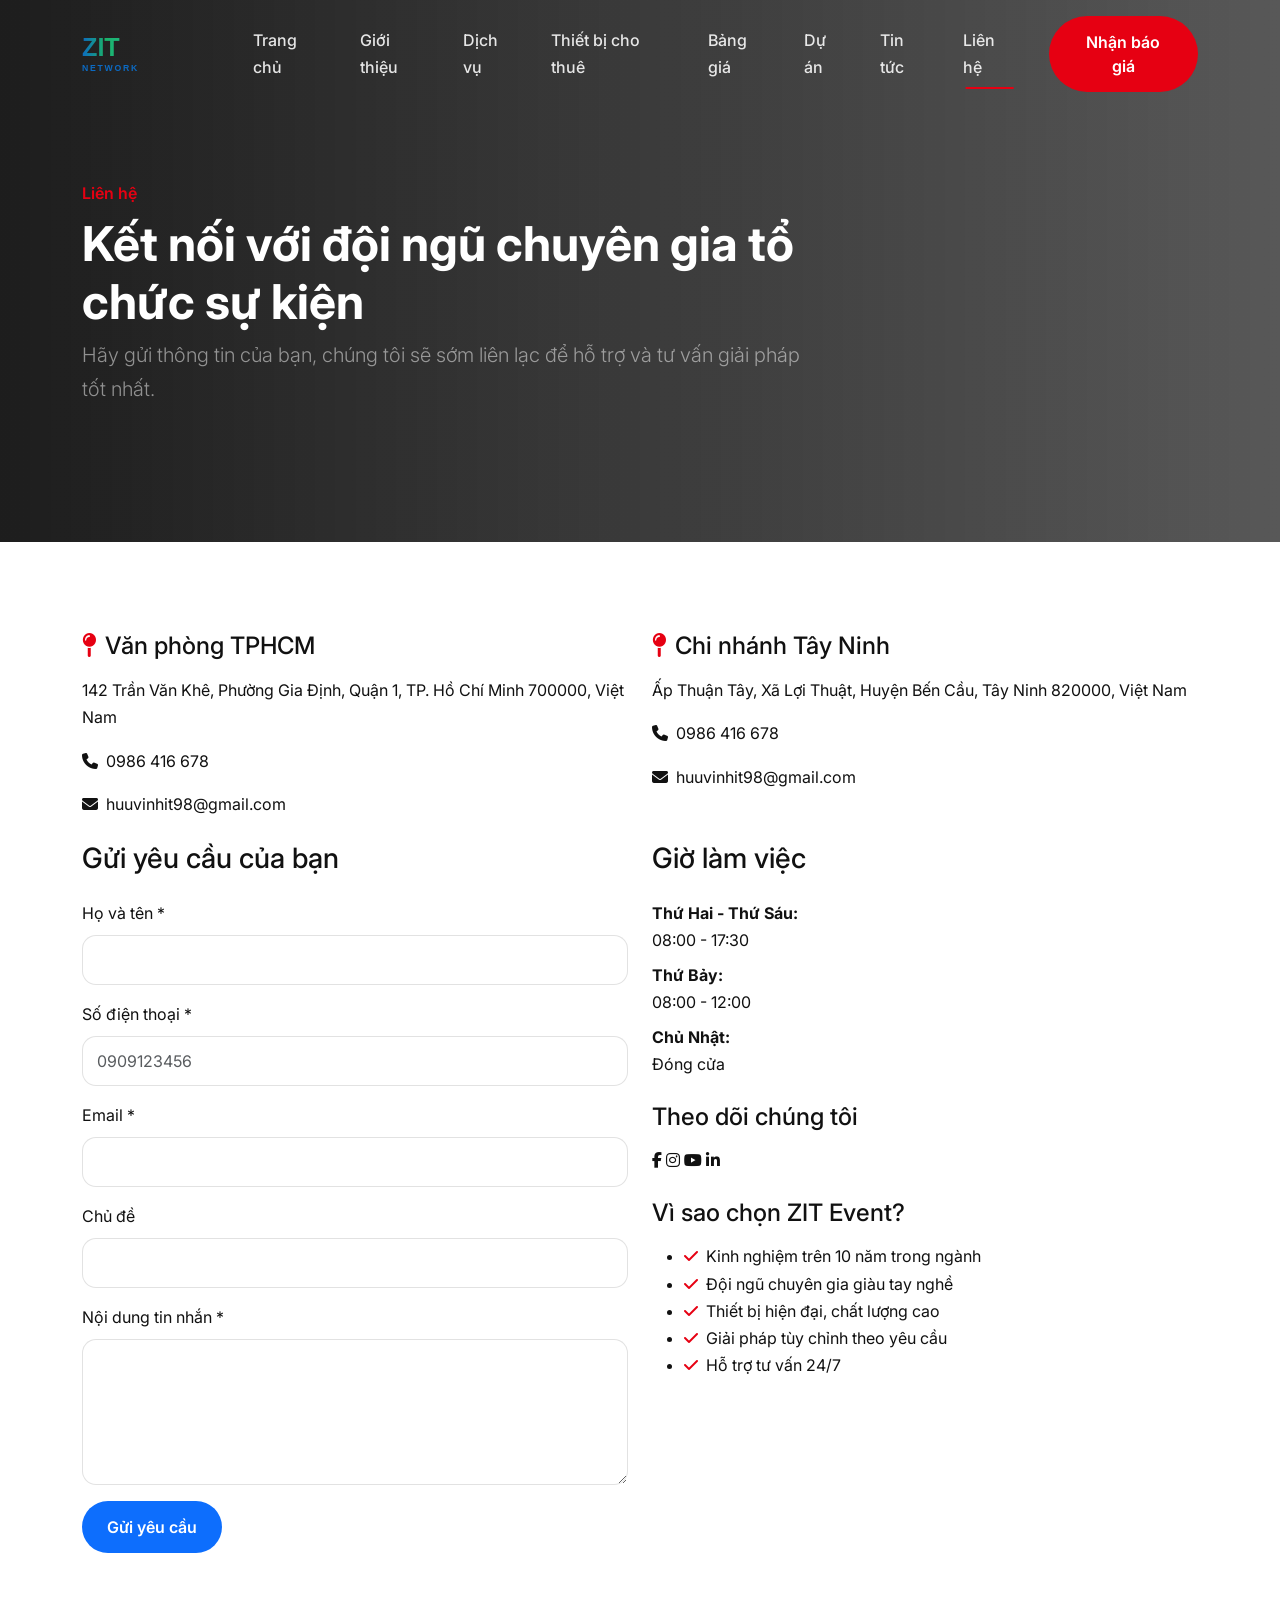
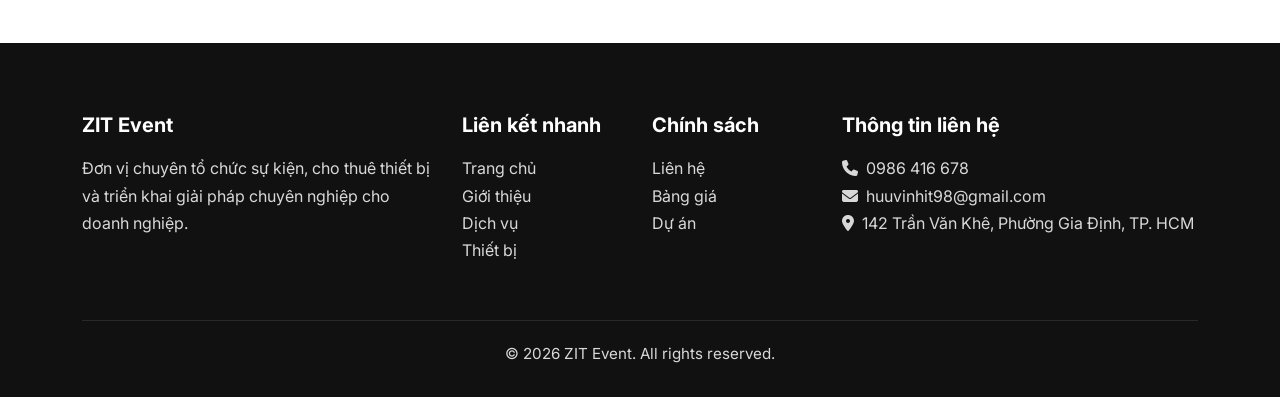
<file: contact.html>
<!DOCTYPE html>
<html lang="vi">
  <head>
    <meta charset="UTF-8" />
    <meta name="viewport" content="width=device-width, initial-scale=1.0" />
    <title>Liên hệ | ZIT Event</title>
    <meta name="description" content="Liên hệ với ZIT Event để nhận báo giá, tư vấn và hỗ trợ tổ chức sự kiện chuyên nghiệp." />
    <link rel="preconnect" href="https://fonts.googleapis.com" />
    <link rel="preconnect" href="https://fonts.gstatic.com" crossorigin />
    <link href="https://fonts.googleapis.com/css2?family=Inter:wght@400;500;600;700;800&display=swap" rel="stylesheet" />
    <link href="https://cdnjs.cloudflare.com/ajax/libs/font-awesome/6.5.2/css/all.min.css" rel="stylesheet" />
    <link href="https://cdn.jsdelivr.net/npm/bootstrap@5.3.3/dist/css/bootstrap.min.css" rel="stylesheet" />
    <link href="https://unpkg.com/aos@2.3.1/dist/aos.css" rel="stylesheet" />
    <link rel="stylesheet" href="assets/css/styles.css" />
  </head>
  <body>
    <header class="navbar navbar-expand-lg fixed-top">
      <div class="container">
        <a class="navbar-brand" href="index.html"><img src="assets/images/zit-network-logo.svg" alt="ZIT Network logo" class="logo-img" /></a>
        <button class="navbar-toggler text-white" type="button" data-bs-toggle="collapse" data-bs-target="#mainNav">
          <i class="fa-solid fa-bars"></i>
        </button>
        <div class="collapse navbar-collapse" id="mainNav">
          <ul class="navbar-nav ms-auto">
            <li class="nav-item"><a class="nav-link" href="index.html">Trang chủ</a></li>
            <li class="nav-item"><a class="nav-link" href="about.html">Giới thiệu</a></li>
            <li class="nav-item"><a class="nav-link" href="services.html">Dịch vụ</a></li>
            <li class="nav-item"><a class="nav-link" href="equipment.html">Thiết bị cho thuê</a></li>
            <li class="nav-item"><a class="nav-link" href="pricing.html">Bảng giá</a></li>
            <li class="nav-item"><a class="nav-link" href="projects.html">Dự án</a></li>
            <li class="nav-item"><a class="nav-link" href="news.html">Tin tức</a></li>
            <li class="nav-item"><a class="nav-link active" href="contact.html">Liên hệ</a></li>
          </ul>
          <a class="btn btn-custom btn-primary-custom ms-lg-3 mt-3 mt-lg-0" href="contact.html">Nhận báo giá</a>
        </div>
      </div>
    </header>

    <main>
      <section class="page-hero">
        <div class="container">
          <div class="row align-items-center">
            <div class="col-lg-8" data-aos="fade-right">
              <p class="text-primary-custom fw-semibold mb-2">Liên hệ</p>
              <h1 class="display-5 fw-bold">Kết nối với đội ngũ chuyên gia tổ chức sự kiện</h1>
              <p class="lead text-white-50">Hãy gửi thông tin của bạn, chúng tôi sẽ sớm liên lạc để hỗ trợ và tư vấn giải pháp tốt nhất.</p>
            </div>
          </div>
        </div>
      </section>

      <section class="section">
        <div class="container">
          <div class="row g-4 mb-4">
            <div class="col-lg-6" data-aos="fade-up">
              <div class="contact-info">
                <h4 class="mb-3"><i class="fa-solid fa-map-pin text-primary-custom me-2"></i>Văn phòng TPHCM</h4>
                <p class="mb-3">142 Trần Văn Khê, Phường Gia Định, Quận 1, TP. Hồ Chí Minh 700000, Việt Nam</p>
                <p class="mb-3">
                  <i class="fa-solid fa-phone me-2"></i><a href="tel:0986416678">0986 416 678</a>
                </p>
                <p class="mb-0">
                  <i class="fa-solid fa-envelope me-2"></i><a href="mailto:huuvinhit98@gmail.com">huuvinhit98@gmail.com</a>
                </p>
              </div>
            </div>
            <div class="col-lg-6" data-aos="fade-up" data-aos-delay="100">
              <div class="contact-info">
                <h4 class="mb-3"><i class="fa-solid fa-map-pin text-primary-custom me-2"></i>Chi nhánh Tây Ninh</h4>
                <p class="mb-3">Ấp Thuận Tây, Xã Lợi Thuật, Huyện Bến Cầu, Tây Ninh 820000, Việt Nam</p>
                <p class="mb-3">
                  <i class="fa-solid fa-phone me-2"></i><a href="tel:0986416678">0986 416 678</a>
                </p>
                <p class="mb-0">
                  <i class="fa-solid fa-envelope me-2"></i><a href="mailto:huuvinhit98@gmail.com">huuvinhit98@gmail.com</a>
                </p>
              </div>
            </div>
          </div>

          <div class="row g-4 align-items-start">
            <div class="col-lg-6" data-aos="fade-up">
              <h3 class="mb-4">Gửi yêu cầu của bạn</h3>
              <form id="contactForm" class="contact-form">
                <div class="mb-3">
                  <label for="fullname" class="form-label">Họ và tên *</label>
                  <input type="text" class="form-control" id="fullname" name="fullname" required />
                  <div class="invalid-feedback">Vui lòng nhập họ và tên.</div>
                </div>
                <div class="mb-3">
                  <label for="phone" class="form-label">Số điện thoại *</label>
                  <input type="tel" class="form-control" id="phone" name="phone" placeholder="0909123456" required />
                  <div class="invalid-feedback">Vui lòng nhập số điện thoại hợp lệ (10-11 chữ số).</div>
                </div>
                <div class="mb-3">
                  <label for="email" class="form-label">Email *</label>
                  <input type="email" class="form-control" id="email" name="email" required />
                  <div class="invalid-feedback">Vui lòng nhập địa chỉ email hợp lệ.</div>
                </div>
                <div class="mb-3">
                  <label for="subject" class="form-label">Chủ đề</label>
                  <input type="text" class="form-control" id="subject" name="subject" />
                </div>
                <div class="mb-3">
                  <label for="message" class="form-label">Nội dung tin nhắn *</label>
                  <textarea class="form-control" id="message" name="message" rows="5" required></textarea>
                  <div class="invalid-feedback">Vui lòng nhập nội dung tin nhắn (ít nhất 10 ký tự).</div>
                </div>
                <button type="submit" class="btn btn-primary btn-custom">Gửi yêu cầu</button>
                <div id="formMessage" style="display: none;" class="mt-3 alert"></div>
              </form>
            </div>

            <div class="col-lg-6" data-aos="fade-up" data-aos-delay="100">
              <h3 class="mb-4">Giờ làm việc</h3>
              <div class="business-hours mb-4">
                <div class="hour-item mb-2">
                  <strong>Thứ Hai - Thứ Sáu:</strong><br />
                  <span>08:00 - 17:30</span>
                </div>
                <div class="hour-item mb-2">
                  <strong>Thứ Bảy:</strong><br />
                  <span>08:00 - 12:00</span>
                </div>
                <div class="hour-item">
                  <strong>Chủ Nhật:</strong><br />
                  <span>Đóng cửa</span>
                </div>
              </div>

              <h4 class="mt-4 mb-3">Theo dõi chúng tôi</h4>
              <div class="social-links">
                <a href="#" class="social-icon"><i class="fab fa-facebook-f"></i></a>
                <a href="#" class="social-icon"><i class="fab fa-instagram"></i></a>
                <a href="#" class="social-icon"><i class="fab fa-youtube"></i></a>
                <a href="#" class="social-icon"><i class="fab fa-linkedin-in"></i></a>
              </div>

              <h4 class="mt-4 mb-3">Vì sao chọn ZIT Event?</h4>
              <ul class="reasons-list">
                <li><i class="fa-solid fa-check text-primary-custom me-2"></i>Kinh nghiệm trên 10 năm trong ngành</li>
                <li><i class="fa-solid fa-check text-primary-custom me-2"></i>Đội ngũ chuyên gia giàu tay nghề</li>
                <li><i class="fa-solid fa-check text-primary-custom me-2"></i>Thiết bị hiện đại, chất lượng cao</li>
                <li><i class="fa-solid fa-check text-primary-custom me-2"></i>Giải pháp tùy chỉnh theo yêu cầu</li>
                <li><i class="fa-solid fa-check text-primary-custom me-2"></i>Hỗ trợ tư vấn 24/7</li>
              </ul>
            </div>
          </div>
        </div>
      </section>
    </main>

    <footer class="footer">
      <div class="container">
        <div class="row g-4">
          <div class="col-lg-4">
            <h5>ZIT Event</h5>
            <p>Đơn vị chuyên tổ chức sự kiện, cho thuê thiết bị và triển khai giải pháp chuyên nghiệp cho doanh nghiệp.</p>
          </div>
          <div class="col-lg-2 col-sm-6">
            <h5>Liên kết nhanh</h5>
            <ul class="list-unstyled">
              <li><a href="index.html">Trang chủ</a></li>
              <li><a href="about.html">Giới thiệu</a></li>
              <li><a href="services.html">Dịch vụ</a></li>
              <li><a href="equipment.html">Thiết bị</a></li>
            </ul>
          </div>
          <div class="col-lg-2 col-sm-6">
            <h5>Chính sách</h5>
            <ul class="list-unstyled">
              <li><a href="contact.html">Liên hệ</a></li>
              <li><a href="pricing.html">Bảng giá</a></li>
              <li><a href="projects.html">Dự án</a></li>
            </ul>
          </div>
          <div class="col-lg-4">
            <h5>Thông tin liên hệ</h5>
            <ul class="list-unstyled">
              <li><i class="fa-solid fa-phone me-2"></i>0986 416 678</li>
              <li><i class="fa-solid fa-envelope me-2"></i>huuvinhit98@gmail.com</li>
              <li><i class="fa-solid fa-location-dot me-2"></i>142 Trần Văn Khê, Phường Gia Định, TP. HCM</li>
            </ul>
          </div>
        </div>
        <div class="footer-bottom text-center">
          <p class="mb-0">© <span id="year"></span> ZIT Event. All rights reserved.</p>
        </div>
      </div>
    </footer>

    <button class="back-to-top" aria-label="Quay lên đầu trang"><i class="fa-solid fa-arrow-up"></i></button>

    <script src="https://cdn.jsdelivr.net/npm/bootstrap@5.3.3/dist/js/bootstrap.bundle.min.js"></script>
    <script src="https://unpkg.com/aos@2.3.1/dist/aos.js"></script>
    <script src="assets/js/main.js"></script>
    <script>
      // Contact form validation
      document.getElementById('contactForm').addEventListener('submit', function (e) {
        e.preventDefault();
        
        const fullname = document.getElementById('fullname').value.trim();
        const phone = document.getElementById('phone').value.trim();
        const email = document.getElementById('email').value.trim();
        const message = document.getElementById('message').value.trim();
        const formMessage = document.getElementById('formMessage');
        
        // Phone validation (0 + 9-10 digits)
        const phoneRegex = /^0\d{9,10}$/;
        if (!phoneRegex.test(phone)) {
          formMessage.textContent = 'Số điện thoại không hợp lệ. Vui lòng nhập số có 10-11 chữ số bắt đầu từ 0.';
          formMessage.classList.add('alert-danger');
          formMessage.classList.remove('alert-success');
          formMessage.style.display = 'block';
          return;
        }
        
        // Email validation
        const emailRegex = /^[^\s@]+@[^\s@]+\.[^\s@]+$/;
        if (!emailRegex.test(email)) {
          formMessage.textContent = 'Email không hợp lệ. Vui lòng kiểm tra lại.';
          formMessage.classList.add('alert-danger');
          formMessage.classList.remove('alert-success');
          formMessage.style.display = 'block';
          return;
        }
        
        // Message validation (at least 10 characters)
        if (message.length < 10) {
          formMessage.textContent = 'Nội dung tin nhắn phải có ít nhất 10 ký tự.';
          formMessage.classList.add('alert-danger');
          formMessage.classList.remove('alert-success');
          formMessage.style.display = 'block';
          return;
        }
        
        // Success message
        formMessage.textContent = 'Cảm ơn! Chúng tôi sẽ liên lạc với bạn sớm nhất.';
        formMessage.classList.remove('alert-danger');
        formMessage.classList.add('alert-success');
        formMessage.style.display = 'block';
        
        // Reset form
        setTimeout(() => {
          this.reset();
          formMessage.style.display = 'none';
        }, 3000);
      });
    </script>
  </body>
</html>
</file>
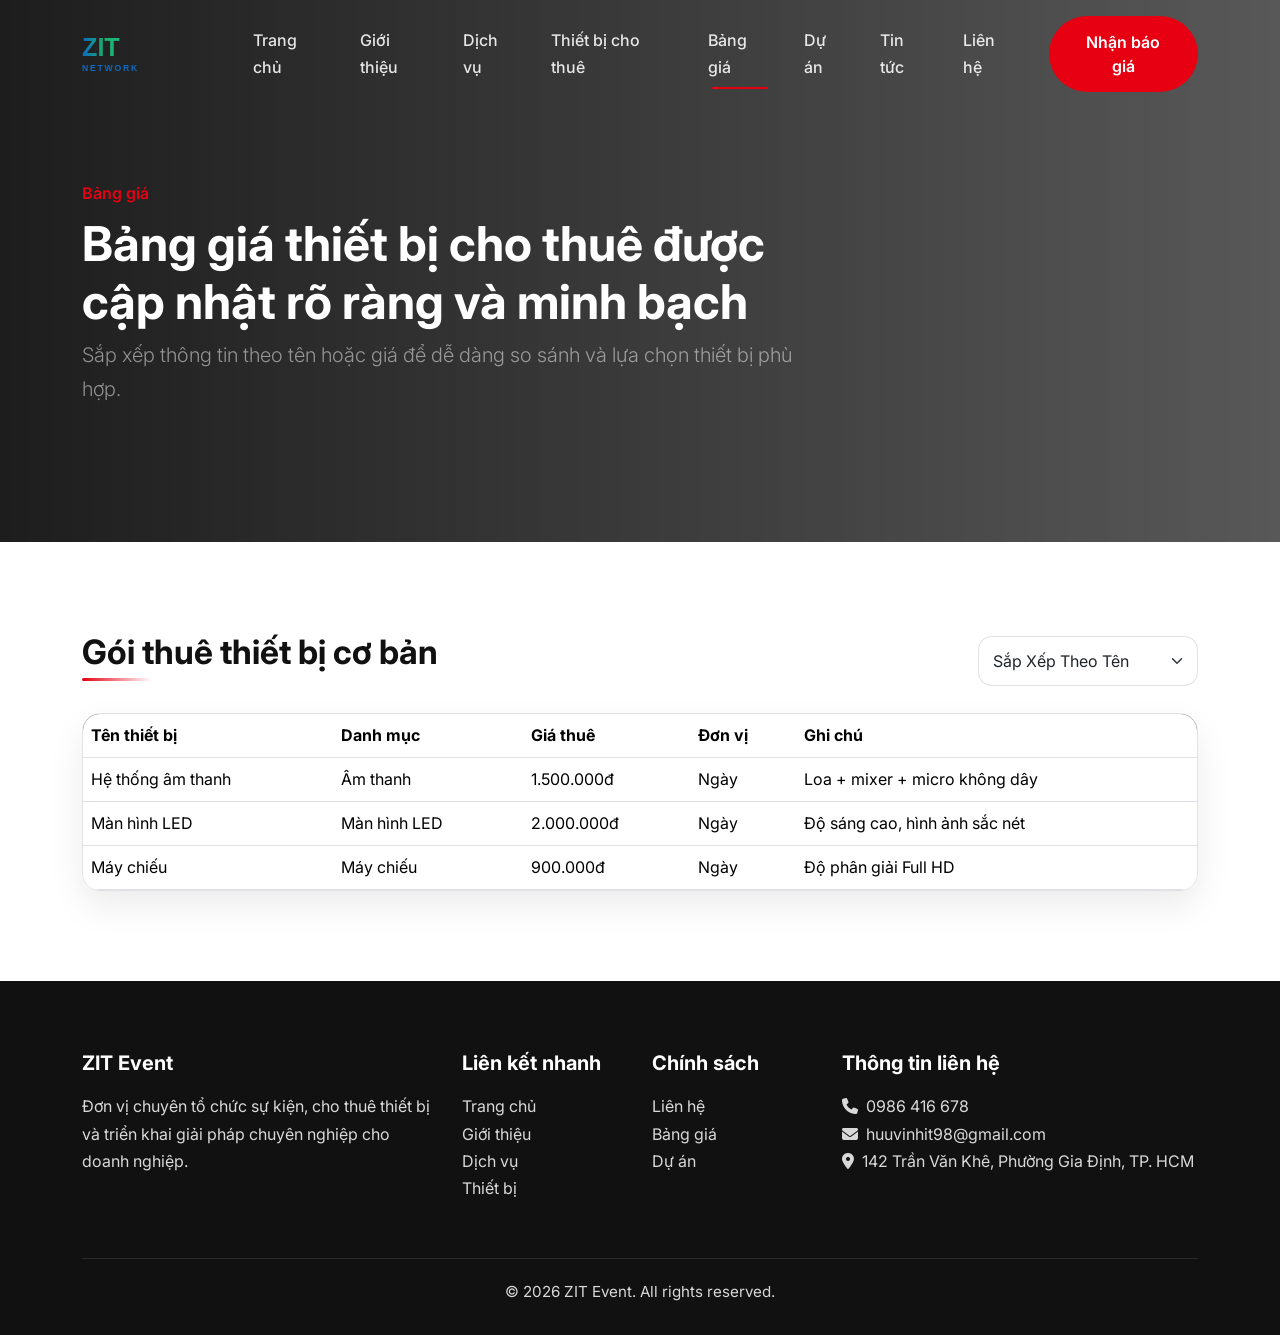
<file: pricing.html>
<!DOCTYPE html>
<html lang="vi">
  <head>
    <meta charset="UTF-8" />
    <meta name="viewport" content="width=device-width, initial-scale=1.0" />
    <title>Bảng giá | ZIT Event</title>
    <meta name="description" content="Bảng giá thuê thiết bị sự kiện của ZIT Event, sắp xếp theo tên hoặc giá." />
    <link rel="preconnect" href="https://fonts.googleapis.com" />
    <link rel="preconnect" href="https://fonts.gstatic.com" crossorigin />
    <link href="https://fonts.googleapis.com/css2?family=Inter:wght@400;500;600;700;800&display=swap" rel="stylesheet" />
    <link href="https://cdnjs.cloudflare.com/ajax/libs/font-awesome/6.5.2/css/all.min.css" rel="stylesheet" />
    <link href="https://cdn.jsdelivr.net/npm/bootstrap@5.3.3/dist/css/bootstrap.min.css" rel="stylesheet" />
    <link href="https://unpkg.com/aos@2.3.1/dist/aos.css" rel="stylesheet" />
    <link rel="stylesheet" href="assets/css/styles.css" />
  </head>
  <body>
    <header class="navbar navbar-expand-lg fixed-top">
      <div class="container">
        <a class="navbar-brand" href="index.html"><img src="assets/images/zit-network-logo.svg" alt="ZIT Network logo" class="logo-img" /></a>
        <button class="navbar-toggler text-white" type="button" data-bs-toggle="collapse" data-bs-target="#mainNav">
          <i class="fa-solid fa-bars"></i>
        </button>
        <div class="collapse navbar-collapse" id="mainNav">
          <ul class="navbar-nav ms-auto">
            <li class="nav-item"><a class="nav-link" href="index.html">Trang chủ</a></li>
            <li class="nav-item"><a class="nav-link" href="about.html">Giới thiệu</a></li>
            <li class="nav-item"><a class="nav-link" href="services.html">Dịch vụ</a></li>
            <li class="nav-item"><a class="nav-link" href="equipment.html">Thiết bị cho thuê</a></li>
            <li class="nav-item"><a class="nav-link active" href="pricing.html">Bảng giá</a></li>
            <li class="nav-item"><a class="nav-link" href="projects.html">Dự án</a></li>
            <li class="nav-item"><a class="nav-link" href="news.html">Tin tức</a></li>
            <li class="nav-item"><a class="nav-link" href="contact.html">Liên hệ</a></li>
          </ul>
          <a class="btn btn-custom btn-primary-custom ms-lg-3 mt-3 mt-lg-0" href="contact.html">Nhận báo giá</a>
        </div>
      </div>
    </header>

    <main>
      <section class="page-hero">
        <div class="container">
          <div class="row align-items-center">
            <div class="col-lg-8" data-aos="fade-right">
              <p class="text-primary-custom fw-semibold mb-2">Bảng giá</p>
              <h1 class="display-5 fw-bold">Bảng giá thiết bị cho thuê được cập nhật rõ ràng và minh bạch</h1>
              <p class="lead text-white-50">Sắp xếp thông tin theo tên hoặc giá để dễ dàng so sánh và lựa chọn thiết bị phù hợp.</p>
            </div>
          </div>
        </div>
      </section>

      <section class="section">
        <div class="container">
          <div class="d-flex justify-content-between flex-wrap gap-3 align-items-center mb-4" data-aos="fade-up">
            <div>
              <h2 class="section-title">Gói thuê thiết bị cơ bản</h2>
            </div>
            <select class="form-select sort-select" id="pricing-sort">
              <option value="name">Sắp xếp theo tên</option>
              <option value="price">Sắp xếp theo giá</option>
            </select>
          </div>

          <div class="table-responsive" data-aos="fade-up">
            <table class="table align-middle mb-0" id="pricing-table">
              <thead>
                <tr>
                  <th>Tên thiết bị</th>
                  <th>Danh mục</th>
                  <th>Giá thuê</th>
                  <th>Đơn vị</th>
                  <th>Ghi chú</th>
                </tr>
              </thead>
              <tbody>
                <tr data-name="hệ thống âm thanh" data-price="1500000">
                  <td>Hệ thống âm thanh</td>
                  <td>Âm thanh</td>
                  <td>1.500.000đ</td>
                  <td>Ngày</td>
                  <td>Loa + mixer + micro không dây</td>
                </tr>
                <tr data-name="màn hình led" data-price="2000000">
                  <td>Màn hình LED</td>
                  <td>Màn hình LED</td>
                  <td>2.000.000đ</td>
                  <td>Ngày</td>
                  <td>Độ sáng cao, hình ảnh sắc nét</td>
                </tr>
                <tr data-name="máy chiếu" data-price="900000">
                  <td>Máy chiếu</td>
                  <td>Máy chiếu</td>
                  <td>900.000đ</td>
                  <td>Ngày</td>
                  <td>Độ phân giải Full HD</td>
                </tr>
              </tbody>
            </table>
          </div>
        </div>
      </section>
    </main>

    <footer class="footer">
      <div class="container">
        <div class="row g-4">
          <div class="col-lg-4">
            <h5>ZIT Event</h5>
            <p>Đơn vị chuyên tổ chức sự kiện, cho thuê thiết bị và triển khai giải pháp chuyên nghiệp cho doanh nghiệp.</p>
          </div>
          <div class="col-lg-2 col-sm-6">
            <h5>Liên kết nhanh</h5>
            <ul class="list-unstyled">
              <li><a href="index.html">Trang chủ</a></li>
              <li><a href="about.html">Giới thiệu</a></li>
              <li><a href="services.html">Dịch vụ</a></li>
              <li><a href="equipment.html">Thiết bị</a></li>
            </ul>
          </div>
          <div class="col-lg-2 col-sm-6">
            <h5>Chính sách</h5>
            <ul class="list-unstyled">
              <li><a href="contact.html">Liên hệ</a></li>
              <li><a href="pricing.html">Bảng giá</a></li>
              <li><a href="projects.html">Dự án</a></li>
            </ul>
          </div>
          <div class="col-lg-4">
            <h5>Thông tin liên hệ</h5>
            <ul class="list-unstyled">
              <li><i class="fa-solid fa-phone me-2"></i>0986 416 678</li>
              <li><i class="fa-solid fa-envelope me-2"></i>huuvinhit98@gmail.com</li>
              <li><i class="fa-solid fa-location-dot me-2"></i>142 Trần Văn Khê, Phường Gia Định, TP. HCM</li>
            </ul>
          </div>
        </div>
        <div class="footer-bottom text-center">
          <p class="mb-0">© <span id="year"></span> ZIT Event. All rights reserved.</p>
        </div>
      </div>
    </footer>

    <button class="back-to-top" aria-label="Quay lên đầu trang"><i class="fa-solid fa-arrow-up"></i></button>

    <script src="https://cdn.jsdelivr.net/npm/bootstrap@5.3.3/dist/js/bootstrap.bundle.min.js"></script>
    <script src="https://unpkg.com/aos@2.3.1/dist/aos.js"></script>
    <script src="assets/js/main.js"></script>
  </body>
</html>
</file>
<file: assets/css/styles.css>
/* ==========================================================
   ZIT Event - Main Stylesheet
   Giao diện hiện đại, tối giản và responsive cho website tĩnh
   ========================================================== */

:root {
  --primary: #E60012;
  --primary-dark: #b4000e;
  --dark: #111111;
  --dark-soft: #1d1d1d;
  --light: #ffffff;
  --light-soft: #f6f6f6;
  --text-muted: #666666;
  --border: rgba(17, 17, 17, 0.12);
  --shadow: 0 15px 35px rgba(17, 17, 17, 0.08);
  --shadow-strong: 0 25px 60px rgba(17, 17, 17, 0.16);
  --radius: 18px;
  --transition: 0.3s ease;
}

html {
  scroll-behavior: smooth;
}

body {
  font-family: 'Inter', sans-serif;
  color: var(--dark);
  background-color: var(--light);
  line-height: 1.7;
}

img {
  max-width: 100%;
  height: auto;
  display: block;
}

a {
  text-decoration: none;
  color: inherit;
  transition: color var(--transition), background-color var(--transition), transform var(--transition);
}

section {
  position: relative;
}

.section {
  padding: 90px 0;
}

.section-title {
  font-size: 2.1rem;
  font-weight: 700;
  margin-bottom: 16px;
  position: relative;
  display: inline-block;
}

.section-title::after {
  content: '';
  position: absolute;
  left: 0;
  bottom: -8px;
  width: 70px;
  height: 3px;
  background: linear-gradient(90deg, var(--primary), transparent);
  border-radius: 999px;
}

.text-primary-custom {
  color: var(--primary) !important;
}

.bg-primary-custom {
  background-color: var(--primary) !important;
}

.btn-custom {
  display: inline-flex;
  align-items: center;
  justify-content: center;
  gap: 8px;
  padding: 13px 24px;
  border-radius: 999px;
  font-weight: 600;
  transition: var(--transition);
  border: 1px solid transparent;
}

.btn-custom:hover {
  transform: translateY(-2px);
}

.btn-primary-custom {
  background: var(--primary);
  color: var(--light);
}

.btn-primary-custom:hover {
  background: var(--primary-dark);
  color: var(--light);
}

.btn-outline-custom {
  border-color: rgba(255,255,255,0.35);
  color: var(--light);
  background: transparent;
}

.btn-outline-custom:hover {
  background: var(--light);
  color: var(--dark);
}

.btn-dark-custom {
  background: var(--dark);
  color: var(--light);
}

.btn-dark-custom:hover {
  background: var(--dark-soft);
  color: var(--light);
}

/* Header */
.navbar {
  transition: background-color 0.3s ease, box-shadow 0.3s ease, padding 0.3s ease;
  padding: 16px 0;
}

.navbar-brand {
  font-size: 1.35rem;
  font-weight: 800;
  letter-spacing: 0.02em;
  color: var(--light) !important;
}

.navbar-brand img.logo-img {
  height: 44px;
  width: auto;
  display: inline-block;
}

.navbar-brand span {
  color: var(--primary);
}

.navbar-nav .nav-link {
  color: rgba(255,255,255,0.88) !important;
  font-weight: 500;
  margin: 0 8px;
  position: relative;
}

.navbar-nav .nav-link::after {
  content: '';
  position: absolute;
  left: 50%;
  bottom: 0;
  width: 0;
  height: 2px;
  background: var(--primary);
  transform: translateX(-50%);
  transition: width var(--transition);
}

.navbar-nav .nav-link:hover::after,
.navbar-nav .nav-link.active::after {
  width: 70%;
}

.navbar-toggler {
  border: 0;
}

.navbar-toggler:focus {
  box-shadow: none;
}

.scrolled .navbar {
  background: rgba(17, 17, 17, 0.96) !important;
  box-shadow: var(--shadow);
  padding: 12px 0;
}

/* Hero */
.hero-section {
  min-height: 100vh;
  background: linear-gradient(90deg, rgba(17,17,17,0.95) 0%, rgba(17,17,17,0.65) 35%, rgba(17,17,17,0.35) 100%), url('https://images.unsplash.com/photo-1511578314322-379afb476865?auto=format&fit=crop&w=1600&q=80&fm=webp') center/cover no-repeat;
  display: flex;
  align-items: center;
  color: var(--light);
}

.page-hero {
  padding: 180px 0 120px;
  background: linear-gradient(90deg, rgba(17,17,17,0.95) 0%, rgba(17,17,17,0.7) 100%), url('https://images.unsplash.com/photo-1492684223066-81342ee5ff30?auto=format&fit=crop&w=1600&q=80&fm=webp') center/cover no-repeat;
  color: var(--light);
}

.hero-content h1 {
  font-size: clamp(2.4rem, 5vw, 4.4rem);
  font-weight: 800;
  line-height: 1.12;
  margin-bottom: 18px;
}

.hero-content p {
  font-size: 1.08rem;
  color: rgba(255,255,255,0.85);
  max-width: 720px;
  margin-bottom: 28px;
}

.hero-badges {
  display: flex;
  flex-wrap: wrap;
  gap: 12px;
}

.badge-custom {
  padding: 10px 14px;
  border-radius: 999px;
  background: rgba(255,255,255,0.12);
  border: 1px solid rgba(255,255,255,0.16);
  font-size: 0.95rem;
  font-weight: 500;
}

.hero-visual {
  border-radius: 28px;
  overflow: hidden;
  box-shadow: var(--shadow-strong);
}

.hero-visual img {
  width: 100%;
  height: 100%;
  object-fit: cover;
}

/* Cards */
.stat-card,
.service-card,
.equipment-card,
.project-card,
.news-card,
.contact-card,
.info-card {
  background: var(--light);
  border: 1px solid var(--border);
  border-radius: var(--radius);
  box-shadow: var(--shadow);
  transition: transform var(--transition), box-shadow var(--transition);
}

.stat-card:hover,
.service-card:hover,
.equipment-card:hover,
.project-card:hover,
.news-card:hover,
.contact-card:hover,
.info-card:hover {
  transform: translateY(-6px);
  box-shadow: var(--shadow-strong);
}

.stat-card {
  text-align: center;
  padding: 30px 24px;
}

.stat-card .number {
  font-size: 2rem;
  font-weight: 800;
  color: var(--primary);
}

.stat-card p {
  margin: 0;
  color: var(--text-muted);
}

.service-card {
  overflow: hidden;
}

.service-card img {
  height: 220px;
  object-fit: cover;
}

.service-card .card-body {
  padding: 24px;
}

.service-card h5,
.equipment-card h5,
.project-card h5,
.news-card h5 {
  font-size: 1.1rem;
  font-weight: 700;
  margin-bottom: 10px;
}

/* Equipment */
.filter-bar {
  display: flex;
  flex-wrap: wrap;
  gap: 12px;
  margin-bottom: 24px;
}

.filter-chip {
  border: 1px solid var(--border);
  background: var(--light);
  color: var(--dark);
  padding: 10px 14px;
  border-radius: 999px;
  cursor: pointer;
  font-weight: 600;
}

.filter-chip.active,
.filter-chip:hover {
  background: var(--primary);
  color: var(--light);
  border-color: var(--primary);
}

.equipment-card .card-body {
  padding: 22px;
}

.equipment-meta {
  font-size: 0.95rem;
  color: var(--text-muted);
  margin-bottom: 10px;
}

.price-badge {
  display: inline-flex;
  align-items: center;
  gap: 6px;
  padding: 7px 12px;
  border-radius: 999px;
  background: rgba(230, 0, 18, 0.1);
  color: var(--primary);
  font-weight: 700;
}

/* Pricing */
.table-responsive {
  border-radius: var(--radius);
  overflow: hidden;
  border: 1px solid var(--border);
  box-shadow: var(--shadow);
}

.table thead {
  background: var(--dark);
  color: var(--light);
}

.table tbody tr:nth-child(odd) {
  background-color: var(--light-soft);
}

.sort-select {
  max-width: 220px;
}

/* Projects */
.project-card {
  overflow: hidden;
}

.project-card img {
  height: 240px;
  object-fit: cover;
}

.project-card .card-body {
  padding: 22px;
}

/* Clients */
.clients-section {
  background: var(--light-soft);
}

.client-row {
  display: flex;
  gap: 20px;
  overflow: hidden;
  padding: 10px 0;
}

.client-logo {
  min-width: 180px;
  padding: 18px 24px;
  border-radius: 16px;
  background: var(--light);
  box-shadow: var(--shadow);
  text-align: center;
  font-weight: 700;
  color: var(--dark-soft);
  animation: scroll 18s linear infinite;
}

@keyframes scroll {
  0% { transform: translateX(0); }
  100% { transform: translateX(-50%); }
}

/* News */
.news-card img {
  height: 220px;
  object-fit: cover;
}

.news-card .card-body {
  padding: 24px;
}

/* Contact */
.contact-card {
  padding: 30px;
}

.contact-list {
  list-style: none;
  padding: 0;
  margin: 0;
}

.contact-list li {
  display: flex;
  align-items: flex-start;
  gap: 12px;
  margin-bottom: 16px;
}

.contact-list i {
  color: var(--primary);
  margin-top: 4px;
}

.form-control,
.form-select {
  border-radius: 14px;
  border: 1px solid var(--border);
  padding: 12px 14px;
  text-transform: capitalize;
}

.form-control:focus,
.form-select:focus {
  outline: none;
  box-shadow: 0 0 0 0.2rem rgba(230, 0, 18, 0.15);
  border-color: var(--primary);
}

.form-error {
  color: var(--primary);
  font-size: 0.9rem;
  margin-top: 6px;
}

/* Footer */
.footer {
  background: var(--dark);
  color: rgba(255,255,255,0.84);
  padding: 70px 0 30px;
}

.footer h5 {
  color: var(--light);
  margin-bottom: 18px;
  font-weight: 700;
}

.footer a:hover {
  color: var(--primary);
}

.footer-bottom {
  border-top: 1px solid rgba(255,255,255,0.1);
  margin-top: 40px;
  padding-top: 20px;
  font-size: 0.95rem;
}

/* Back to top */
.back-to-top {
  position: fixed;
  right: 24px;
  bottom: 24px;
  width: 48px;
  height: 48px;
  border-radius: 50%;
  border: 0;
  background: var(--primary);
  color: var(--light);
  box-shadow: var(--shadow);
  display: grid;
  place-items: center;
  opacity: 0;
  visibility: hidden;
  transform: translateY(12px);
  transition: var(--transition);
  z-index: 1000;
}

.back-to-top.show {
  opacity: 1;
  visibility: visible;
  transform: translateY(0);
}

/* Responsive */
@media (max-width: 992px) {
  .navbar-collapse {
    background: rgba(17,17,17,0.98);
    border-radius: 16px;
    padding: 16px;
    margin-top: 12px;
  }

  .page-hero {
    padding: 150px 0 90px;
  }
}

@media (max-width: 768px) {
  .section {
    padding: 70px 0;
  }

  .hero-content h1 {
    font-size: 2.4rem;
  }

  .section-title {
    font-size: 1.8rem;
  }

  .client-logo {
    min-width: 140px;
  }
}
</file>
